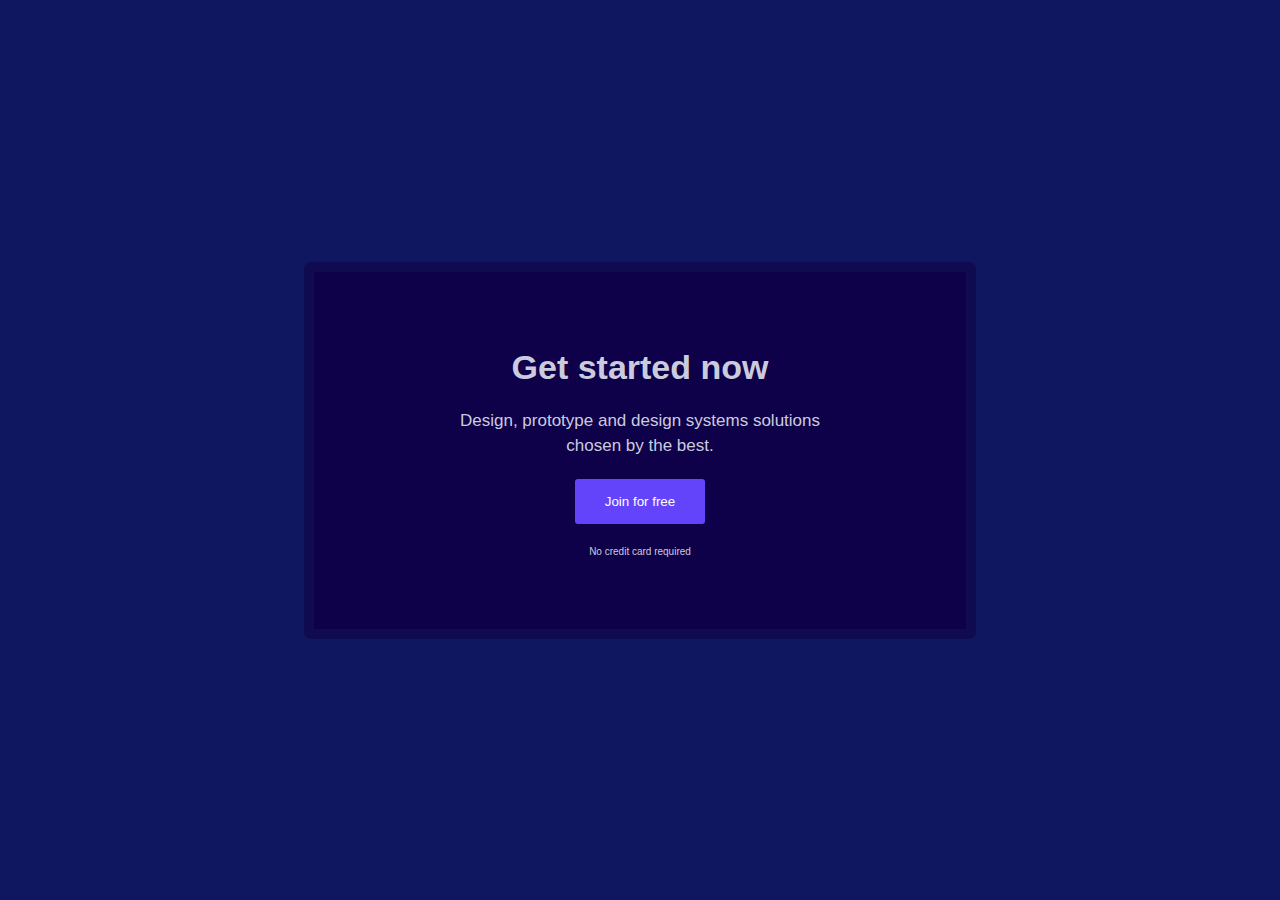
<file: ad-panel/index.html>
<!DOCTYPE html>
<html lang="en">
  <head>
    <meta charset="UTF-8" />
    <meta name="viewport" content="width=device-width, initial-scale=1.0" />
    <link rel="stylesheet" href="style.css" />
    <title>Ad-Panel</title>
  </head>
  <body>
    <div class="container">
      <h1 class="container__heading">Get started now</h1>
      <p class="container__text">
        Design, prototype and design systems solutions chosen by the best.
      </p>
      <button class="container__btn">Join for free</button>
      <span class="container__info">No credit card required</span>
    </div>
  </body>
</html>
</file>
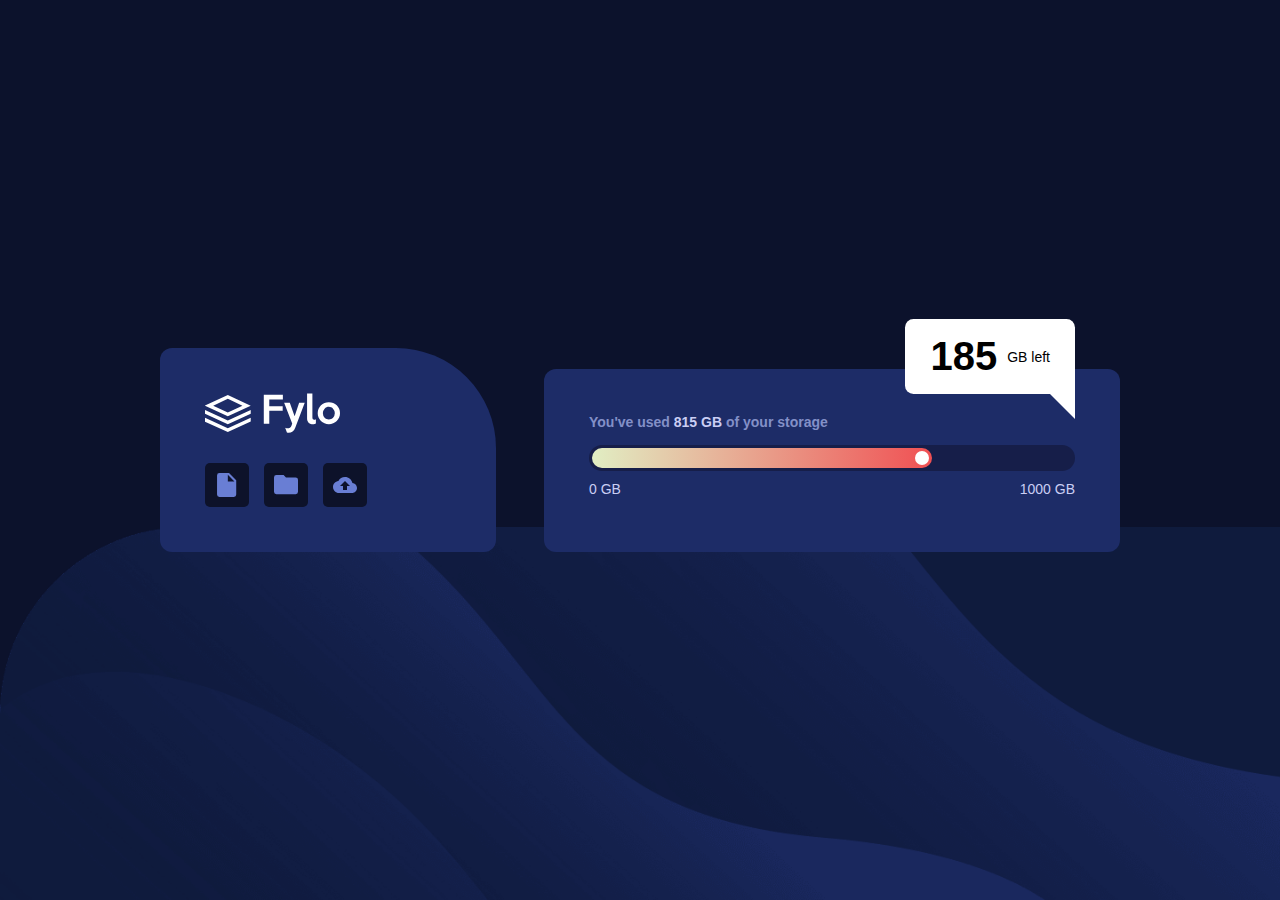
<file: fylo-data-storage/index.html>
<!DOCTYPE html>
<html lang="en">
  <head>
    <meta charset="UTF-8" />
    <meta name="viewport" content="width=device-width, initial-scale=1.0" />
    <link rel="stylesheet" href="style.css" />
    <link
      rel="stylesheet"
      href="
    https://cdnjs.cloudflare.com/ajax/libs/font-awesome/5.13.1/css/all.min.css
    "
    />
    <link
      rel="icon"
      type="image/png"
      sizes="32x32"
      href="./images/favicon-32x32.png"
    />

    <title>Frontend Mentor | Fylo data storage component</title>
  </head>
  <body>
    <!-- container start -->
    <section class="container">
      <!-- files start -->
      <div class="files">
        <!-- main start -->
        <div class="main">
          <img src="./images/logo.svg" alt="Logo" />
        </div>
        <!-- main end -->
        <div class="logo">
          <!-- logo start -->
          <div class="icon-container">
            <img src="./images/icon1.svg" alt="file" />
          </div>
          <div class="icon-container">
            <img src="./images/icon2.svg" alt="folder" />
          </div>
          <div class="icon-container">
            <img src="./images/icon3.svg" alt="upload" />
          </div>
        </div>
        <!-- logo end -->
      </div>
      <!-- storage start -->
      <div class="storage">
        <div class="pop-container">
          <div class="pop-up">
            <div>
              <h3>185</h3>
              <span>GB left</span>
            </div>
          </div>
        </div>
        <h5>You've used <span>815 GB </span>of your storage</h5>
        <div class="progress-bar-container">
          <div class="progress-bar"></div>
        </div>
        <div class="memory">
          <span>0 GB</span>
          <span>1000 GB</span>
        </div>
      </div>
      <!-- storage end -->
    </section>
    <!-- container end -->
  </body>
</html>
</file>
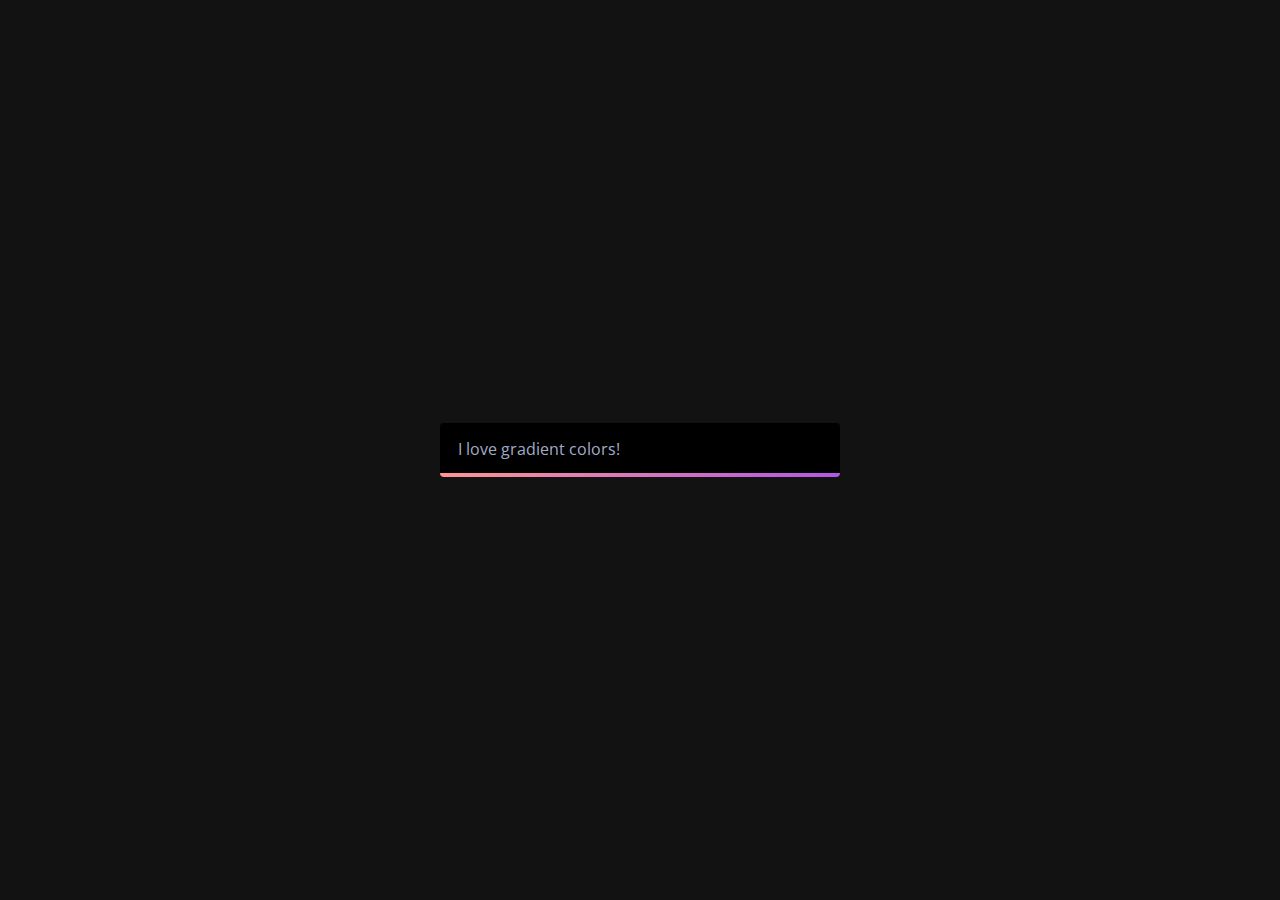
<file: input-animation/index.html>
<!DOCTYPE html>
<html lang="en">
  <head>
    <meta charset="UTF-8" />
    <meta name="viewport" content="width=device-width, initial-scale=1.0" />
    <title>Input animation</title>
    <link rel="stylesheet" href="style.css" />
  </head>
  <body>
    <div class="container">
      <input
        type="text"
        placeholder="I love gradient colors!"
        class="custom-input"
      />
      <button type="submit" class="custom-btn"></button>
    </div>
  </body>
</html>
</file>
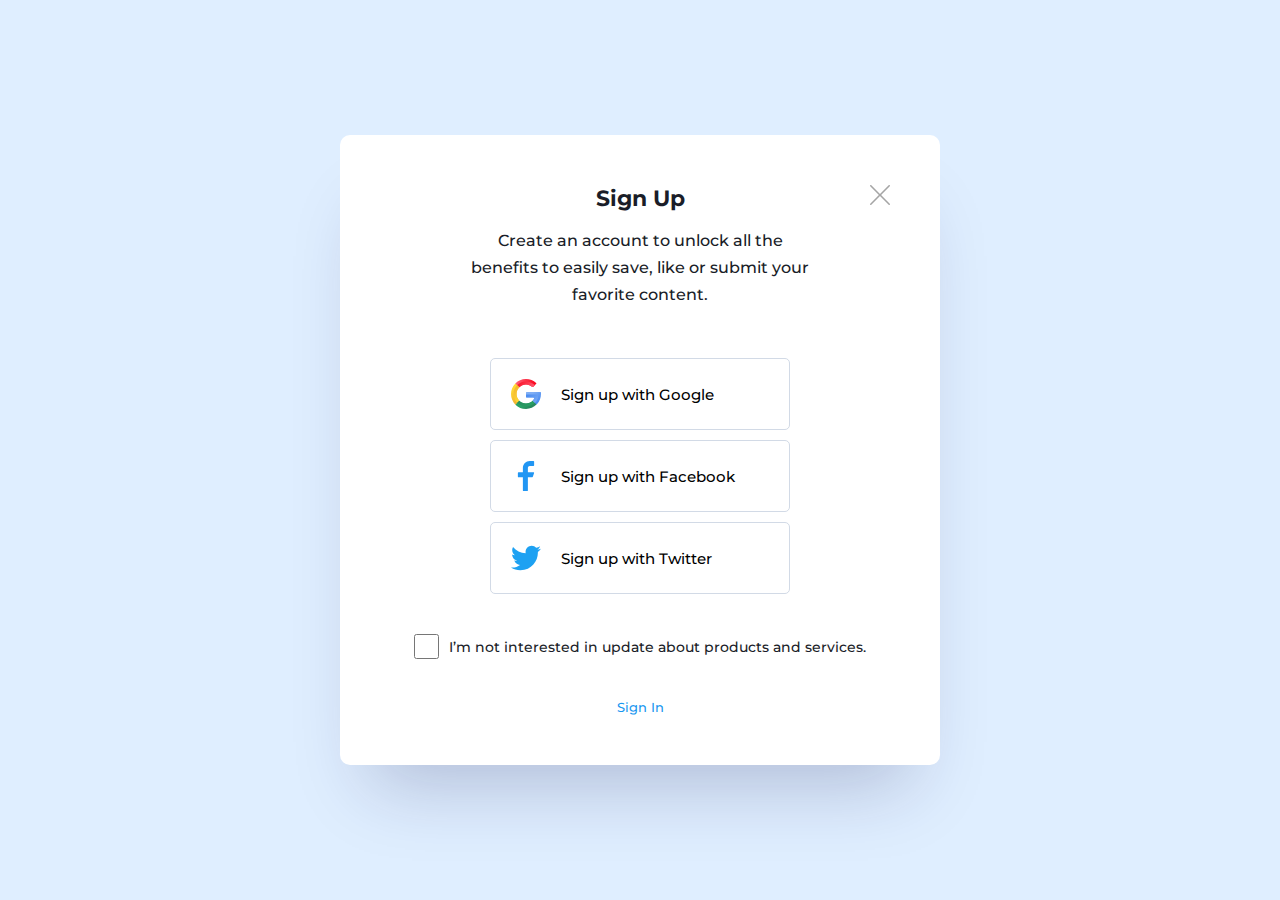
<file: oauth/index.html>
<!DOCTYPE html>
<html lang="en">
  <head>
    <meta charset="UTF-8" />
    <meta name="viewport" content="width=device-width, initial-scale=1.0" />
    <title>oauth</title>
    <link rel="stylesheet" href="style.css" />
  </head>
  <body>
    <main class="container">
      <div class="cancel-btn">
        <img src="./svg/cancel.svg" alt="" />
      </div>
      <div class="heading">
        <h1 class="title">Sign Up</h1>
        <p class="description">
          Create an account to unlock all the benefits to easily save, like or
          submit your favorite content.
        </p>
      </div>
      <div class="oauth">
        <div class="social">
          <img class="social__icon" src="./svg/google.svg" alt="google" />
          <span class="social__text">Sign up with Google</span>
        </div>
        <div class="social">
          <img class="social__icon" src="./svg/facebook.svg" alt="facebook" />
          <span class="social__text">Sign up with Facebook</span>
        </div>
        <div class="social">
          <img class="social__icon" src="./svg/twitter.svg" alt="twitter" />
          <span class="social__text">Sign up with Twitter</span>
        </div>
      </div>
      <div class="updates">
        <input id="check" class="checkbox" type="checkbox" />
        <label for="check" class="updates__text"
          >I’m not interested in update about products and services.</label
        >
      </div>
      <a href="" class="signin__btn">Sign In</a>
    </main>
  </body>
</html>
</file>
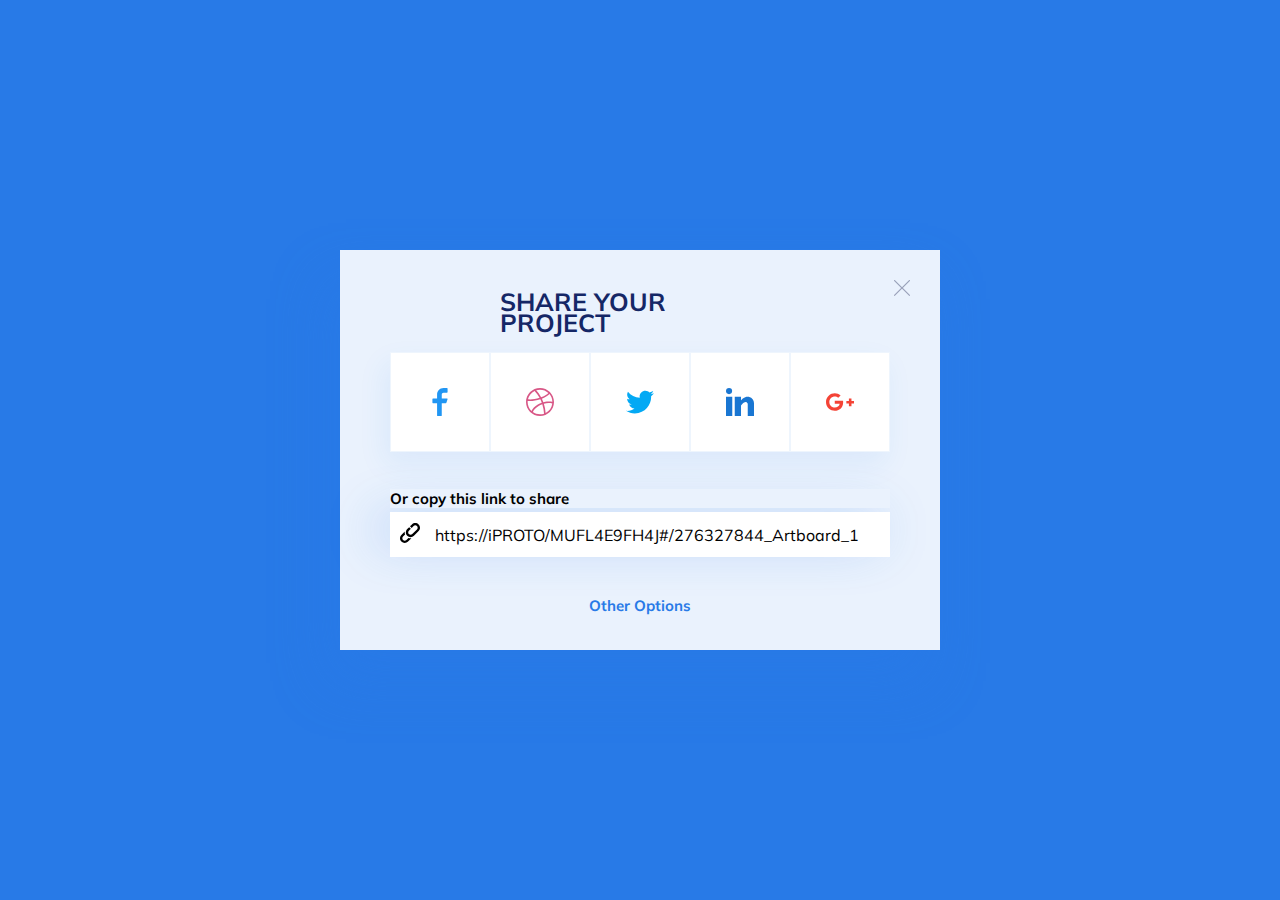
<file: sharing/index.html>
<!DOCTYPE html>
<html lang="en">
  <head>
    <meta charset="UTF-8" />
    <meta name="viewport" content="width=device-width, initial-scale=1.0" />
    <link rel="stylesheet" href="style.css" />
    <title>Sharing</title>
  </head>
  <body>
    <div class="container">
      <h1 class="container__heading">Share your project</h1>
      <div class="container__social">
        <div class="container__social--item">
          <img
            src="./design/facebook.svg"
            alt="facebook"
            class="link facebook"
          />
        </div>
        <div class="container__social--item">
          <img src="./design/dribble.svg" alt="dribbble" class="dribble link" />
        </div>
        <div class="container__social--item">
          <img src="./design/twitter.svg" alt="twitter" class="twitter link" />
        </div>
        <div class="container__social--item">
          <img
            src="./design/linkedin.svg"
            alt="linkedin"
            class="linkedin link"
          />
        </div>
        <div class="container__social--item">
          <img
            src="./design/google-plus.svg"
            alt="google plus"
            class="googleplus link"
          />
        </div>
      </div>
      <div class="container__share">
        <h3 class="container__share--text">Or copy this link to share</h3>
        <div class="container__share--URL">
          <div class="">
            <img
              src="./design/paperclip.svg"
              alt="Paperclip"
              class="paperclip link"
            />
          </div>
          <span class="container__share--link link"
            >https://iPROTO/MUFL4E9FH4J#/276327844_Artboard_1</span
          >
        </div>
      </div>
      <div class="container__btn">
        <a href="#" class="container__btn--text">Other Options</a>
      </div>
      <div class="container__cancel">
        <img src="./design/cancel.svg" alt="cancel button" class="link" />
      </div>
    </div>
    <script src="app.js"></script>
  </body>
</html>
</file>
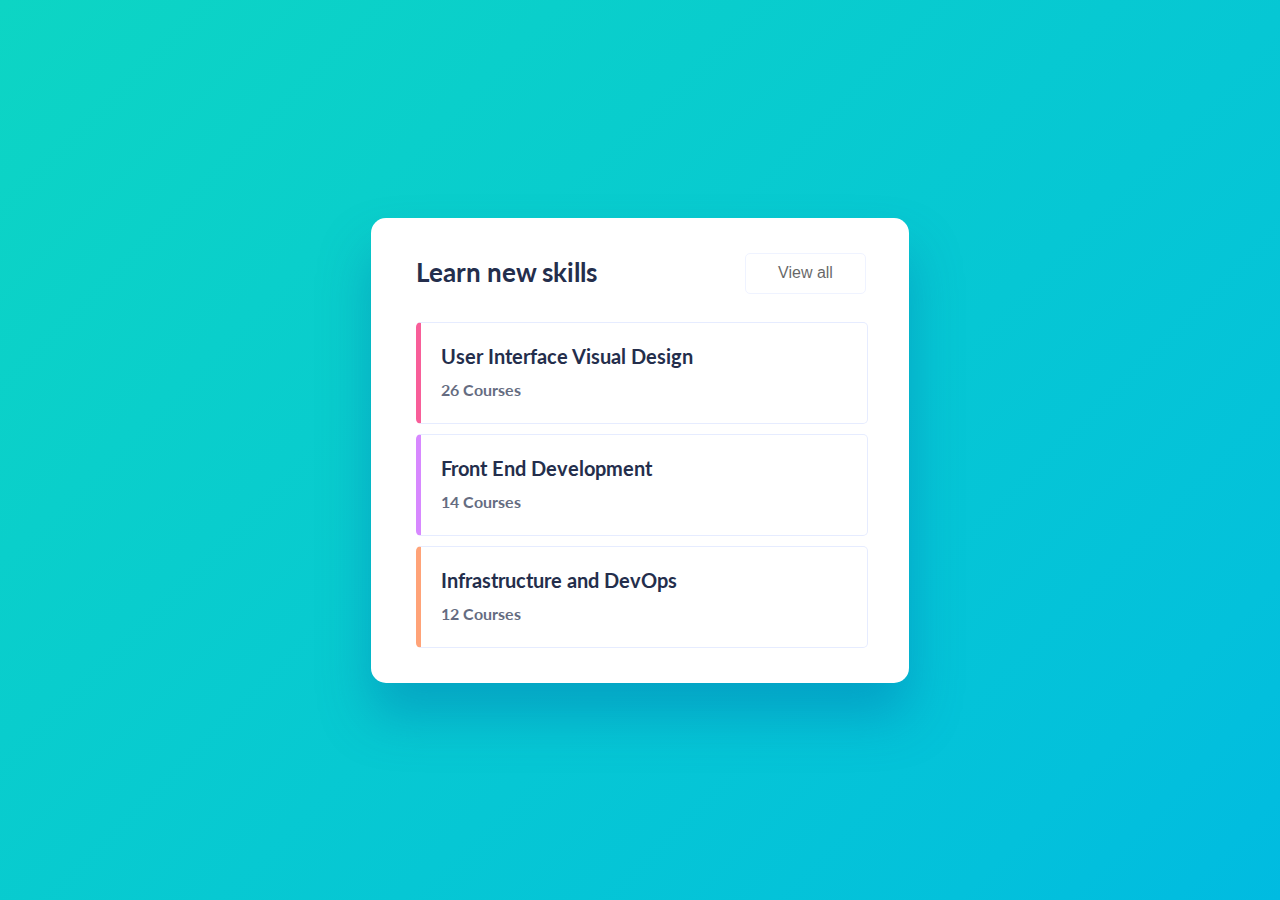
<file: skills-list/index.html>
<!DOCTYPE html>
<html lang="en">
  <head>
    <meta charset="UTF-8" />
    <meta name="viewport" content="width=device-width, initial-scale=1.0" />
    <link rel="stylesheet" href="style.css" />
    <title>Skills list</title>
  </head>
  <body>
    <main class="container">
      <div class="header">
        <div class="header__heading">
          <h1 class="header__heading--h1">Learn new skills</h1>
        </div>
        <div class="header__btn">
          <button class="header__btn--view">View all</button>
        </div>
      </div>
      <div class="skills">
        <div class="skills__category">
          <h2 class="skills__category--heading">
            User Interface Visual Design
          </h2>
          <span class="skills__category--courses">26 Courses</span>
        </div>

        <div class="skills__category">
          <h2 class="skills__category--heading">
            Front End Development
          </h2>
          <span class="skills__category--courses">14 Courses</span>
        </div>

        <div class="skills__category">
          <h2 class="skills__category--heading">
            Infrastructure and DevOps
          </h2>
          <span class="skills__category--courses">12 Courses</span>
        </div>
      </div>
    </main>
  </body>
</html>
</file>
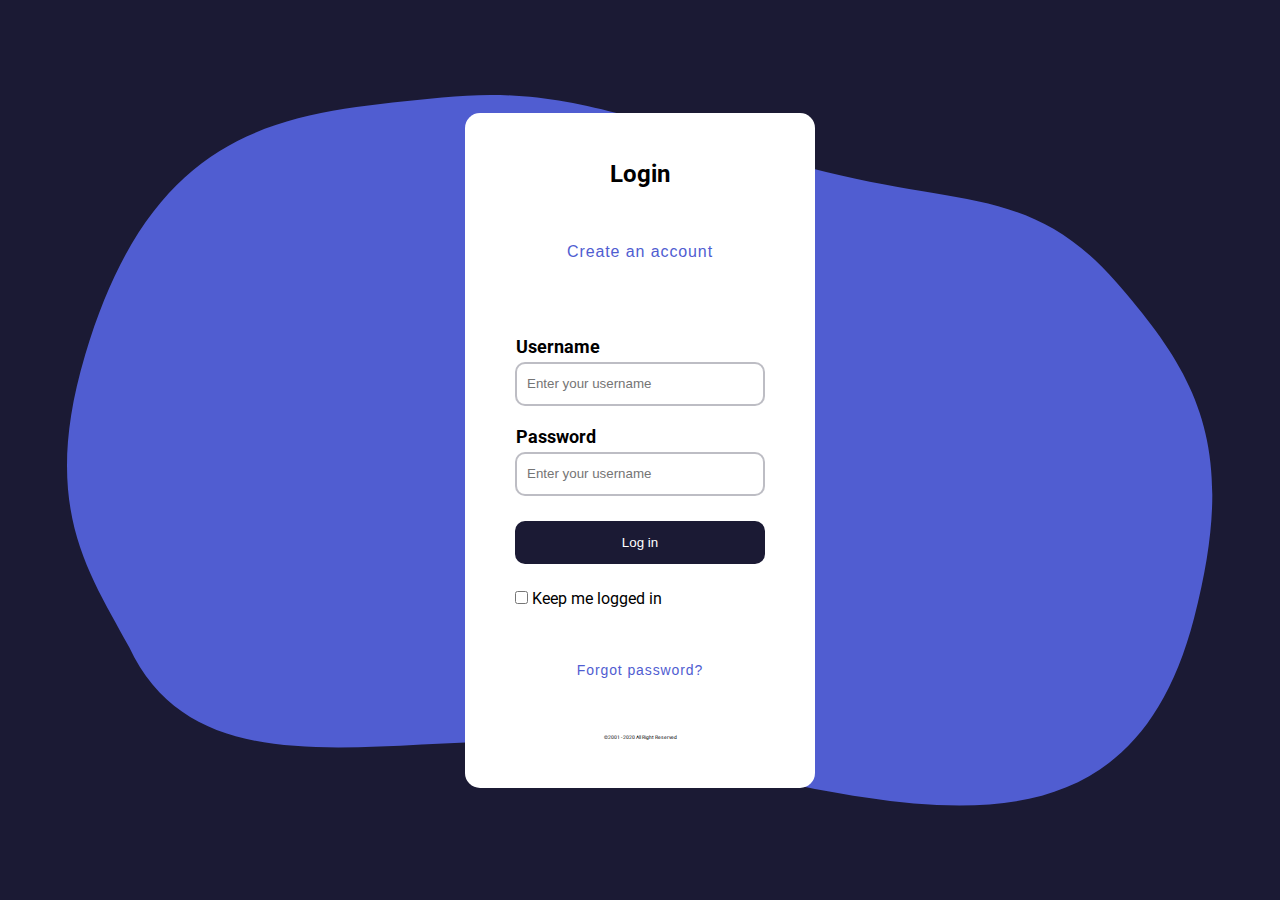
<file: verification-code/index.html>
<!DOCTYPE html>
<html lang="en">
  <head>
    <meta charset="UTF-8" />
    <meta name="viewport" content="width=device-width, initial-scale=1.0" />
    <title>Verification Code</title>
    <link rel="stylesheet" href="style.css" />
  </head>
  <body>
    <div class="container">
      <div class="login">
        <h1 class="login__title">Login</h1>
        <button class="btn create">Create an account</button>
        <form class="form-input" action="/">
          <label for="username">
            <p>Username</p>
            <input
              type="text"
              id="username"
              placeholder="Enter your username"
            />
          </label>
          <label for="password">
            <p>Password</p>
            <input
              type="text"
              id="password"
              placeholder="Enter your username"
            />
          </label>
          <button class="log-in">Log in</button>
          <div class="checkbox">
            <label for="checkbox">
              <input type="checkbox" name="rememberLog" id="checkbox" />
              <span>Keep me logged in</span>
            </label>
          </div>
        </form>
        <button class="btn forgot">Forgot password?</button>
        <span class="rights">©2001 - 2020 All Right Reserved</span>
      </div>
    </div>
    <script src="app.js"></script>
  </body>
</html>
</file>
<file: ad-panel/style.css>
*,
*::after,
*::before {
  margin: 0;
  padding: 0;
  box-sizing: inherit;
}

html {
  font-size: 62.5%;
}

body {
  box-sizing: border-box;
  background: #101761;
  color: #cbcbde;
  height: 100vh;
  width: 100vw;
  font-family: Arial, Helvetica, sans-serif;
  display: flex;
  justify-content: center;
  align-items: center;
  font-size: 1.7rem;
  line-height: 1.5;
}

.container {
  background-color: #0e0049;
  border-radius: 0.7rem;
  padding: 7rem;
  display: flex;
  justify-content: center;
  align-items: center;
  flex-direction: column;
  border: 1rem solid #100b50;
  text-align: center;
}

.container__heading {
  margin-bottom: 1.5rem;
}

.container__text {
  width: 80%;
}

.container__btn {
  background-color: #6444fb;
  color: #fff;
  border-radius: 0.3rem;
  padding: 1.5rem 3rem;
  outline: none;
  border: 0px;
  cursor: pointer;
  margin: 2rem 0;
}

.container__info {
  font-size: 1rem;
}

@media (max-width: 550px) {
  .container {
    width: 80vw;
    height: 90vh;
    padding: 4rem;
  }

  .container__info {
    font-size: 1.4rem;
  }
}
</file>
<file: fylo-data-storage/style.css>
/* @import url('https://fonts.googleapis.com/css2?family=Roboto@1&display=swap'); */

* {
  margin: 0;
  padding: 0;
  box-sizing: border-box;
  font-family: 'Roboto', sans-serif;
  font-size: 14px;
}

body {
  height: 100vh;
  width: 100vw;
  background: hsl(229, 57%, 11%) url(images/bg-desktop.png) center
    bottom/contain no-repeat;
  color: hsl(243, 100%, 93%);
  display: flex;
  justify-content: center;
  align-items: center;
}

.container {
  width: 75%;
  display: flex;
  justify-content: space-between;
  align-items: flex-end;
}

.files {
  width: 35%;
  padding: 45px;
  border-radius: 12px 100px 12px 12px;
  background: hsl(228, 56%, 26%);
  display: flex;
  flex-direction: column;
}

.main {
  height: 100%;
  width: 100%;
  display: flex;
  padding-bottom: 30px;
}

.logo {
  height: 100%;
  width: 100%;
  display: flex;
}

.icon-container {
  width: 44px;
  background: #0d122a;
  padding: 10px;
  border-radius: 5px;
  display: flex;
  justify-content: center;
  align-items: center;
  margin-right: 15px;
}

.storage {
  background: hsl(228, 56%, 26%);
  width: 60%;
  display: flex;
  flex-direction: column;
  border-radius: 12px;
  padding: 45px;
  position: relative;
}

.progress-bar-container {
  background-color: #161e49;
  width: 100%;
  border-radius: 50px;
}

h5 {
  padding-bottom: 15px;
  color: #8390c7;
}

h5 span {
  color: #cacef4;
}

.progress-bar {
  margin: 3px;
  width: 70%;
  height: 20px;
  border-radius: 50px;
  background: #e1eec3;
  background: linear-gradient(to left, #f05053, #e1eec3);
  position: relative;
}

.progress-bar::after {
  content: '';
  top: 3px;
  right: 3px;
  position: absolute;
  width: 14px;
  height: 14px;
  border-radius: 100%;
  background: #fff;
}

.memory {
  display: flex;
  justify-content: space-between;
  margin: 10px 0;
  color: #cacef4;
}

.pop-container {
  position: absolute;
  z-index: 9;
  top: -50px;
  right: 45px;
}

.pop-up {
  background: #fff;
  color: #000;
  padding: 15px 25px;
  width: max-content;
  font-variant-numeric: tabular-nums;
  border-radius: 8.5px;
  position: relative;
}

.pop-up::after {
  content: '';
  position: absolute;
  bottom: -25px;
  right: 0;
  width: 0;
  height: 0;
  border-top: 35px solid rgb(255, 255, 255);
  border-left: 35px solid transparent;
}

.pop-up div {
  display: flex;
  align-items: center;
}

h3 {
  font-size: 40px;
  padding-right: 10px;
}
</file>
<file: input-animation/style.css>
@import url('https://fonts.googleapis.com/css2?family=Open+Sans:ital@1&display=swap');

* {
  margin: 0;
  padding: 0;
  border: none;
  box-sizing: border-box;
  outline: none;
}

body {
  min-height: 100vh;
  font-family: 'Open Sans', sans-serif;
  background-color: #121212;
  display: flex;
  align-items: center;
  justify-content: center;
}

.container {
  position: relative;
}

.container::after {
  content: '';
  display: block;
  position: absolute;
  left: 0;
  bottom: 0;
  width: 100%;
  height: 4px;
  background: linear-gradient(
    to right,
    #ff9494,
    #b257e6,
    #c5b8ff,
    #e657e6,
    #ff9494,
    #e657e6
  );
  background-size: 500% auto;
  background-position: 0% 0%;
  border-radius: 0 0 4px 4px;
  animation: gradient 3s linear infinite;
}

.custom-input {
  padding: 18px;
  min-width: 400px;
  border-radius: 4px;
  font-size: 16px;
  color: #cedbf8;
  background-color: #000;
}

.custom-input::placeholder {
  color: rgba(206, 219, 248, 0.8);
  font-family: 'Open Sans', sans-serif;
  font-weight: 400;
}

.custom-btn {
  display: flex;
  align-items: center;
  position: absolute;
  right: 18px;
  top: 50px;
  transform: translateY(-50%);
  background: none;
  color: #cedbf8;
}

@keyframes gradient {
  0% {
    background-position: 0 0;
  }
  100% {
    background-position: 100% 0;
  }
}
</file>
<file: oauth/style.css>
@import url('https://fonts.googleapis.com/css2?family=Montserrat:wght@400;500&display=swap');

*,
*::after,
*::before {
  margin: 0;
  padding: 0;
  box-sizing: inherit;
}

:root {
  --bgc-1: #dfeeff;
  --bgc-primary: #fff;
  --bg-text1: #1a1d28;
}

html {
  font-size: 62.5%;
}

body {
  box-sizing: border-box;
  background-color: var(--bgc-1);
  height: 100vh;
  width: 100vw;
  font-family: 'Montserrat', sans-serif;
  font-weight: 500;
  font-size: 1.3rem;
  display: flex;
  justify-content: center;
  align-items: center;
}

.container {
  width: 60rem;
  padding: 50px 30px;
  box-shadow: 0 49px 71px -30px rgba(27, 27, 81, 0.23);
  border-radius: 1rem;
  background-color: var(--bgc-primary);
  display: flex;
  flex-flow: column wrap;
  align-items: center;
  position: relative;
}

.cancel-btn {
  position: absolute;
  top: 50px;
  right: 50px;
  opacity: 0.35;
  cursor: pointer;
}

.heading {
  width: 40rem;
  text-align: center;
  margin-bottom: 5rem;
}

.title {
  color: var(--bg-text1);
  font-size: 2.2rem;
  margin-bottom: 1.5rem;
}

.description {
  color: var(--bg-text1);
  font-size: 1.6rem;
  line-height: 2.7rem;
  padding-left: 25px;
  padding-right: 25px;
}

.oauth {
  display: flex;
  flex-direction: column;
}

.social {
  width: 30rem;
  padding: 20px;
  border: 1px solid #d2dae6;
  border-radius: 0.5rem;
  display: flex;
  align-items: center;
  background-color: var(--bgc-primary);
  cursor: pointer;
  transition: all 0.3s ease-in-out;
}

.social:not(:last-of-type) {
  margin-bottom: 1rem;
}

.social:hover {
  border-color: rgb(11, 11, 206);
}

.social__icon {
  margin-right: 2rem;
}

.social__text {
  font-size: 15px;
}

.updates {
  display: flex;
  align-items: center;
  padding-top: 40px;
  padding-bottom: 40px;
}

.checkbox {
  width: 25px;
  height: 25px;
}

.updates__text {
  color: var(--bg-text1);
  font-size: 1.4rem;
  padding-left: 10px;
}

.signin__btn {
  text-decoration: none;
  color: #1997f0;
}
</file>
<file: sharing/style.css>
@import url('https://fonts.googleapis.com/css2?family=Muli:wght@400;700&display=swap');

*,
*::after,
*::before {
  margin: 0;
  padding: 0;
  box-sizing: inherit;
}

html {
  font-size: 62.5%;
}

body {
  font-size: 1.6rem;
  box-sizing: border-box;
  height: 100vh;
  width: 100vw;
  background-color: #287ae7;
  display: flex;
  justify-content: center;
  align-items: center;
  font-family: 'Muli', sans-serif;
}

.container {
  width: 60rem;
  height: 40rem;
  box-shadow: -1.2rem 3.1rem 5.1rem rgba(40, 122, 231, 0.42);
  background-color: #eaf2fd;
  display: flex;
  justify-content: space-around;
  flex-direction: column;
  align-items: center;
  position: relative;
}

.container__heading {
  width: 28rem;
  height: 2.3rem;
  color: #152766;
  font-size: 2.5rem;
  font-weight: 700;
  line-height: 2.1rem;
  text-transform: uppercase;
  margin-top: 2.2rem;
}

.container__social {
  height: 10rem;
  background-color: #ffffff;
  display: flex;
  box-shadow: -0.5rem 1.2rem 2.7rem rgba(40, 122, 231, 0.08);
}

.container__social--item {
  width: 10rem;
  height: 10rem;
  display: flex;
  justify-content: center;
  align-items: center;
  border: rgba(40, 122, 231, 0.08) 1px solid;
}

.facebook,
.dribble,
.twitter,
.linkedin,
.googleplus {
  width: 2.8rem;
  height: 2.8rem;
}

.container__share--text {
  box-shadow: -1.2rem 3.1rem 5.1rem rgba(40, 122, 231, 0.42);
  font-size: 1.5rem;
  font-weight: 700;
  margin-bottom: 0.4rem;
}

.container__share {
  width: 50rem;
}

.container__share--URL {
  width: 100%;
  height: 4.5rem;
  background-color: #fff;
  display: flex;
  align-items: center;
  padding: 0 1rem;
}

.paperclip {
  width: 2rem;
  height: 2rem;
}

.container__btn {
  margin-bottom: 1.5rem;
}

.container__btn--text {
  text-decoration: none;
  width: 10rem;
  height: 1.5rem;
  color: #287ae7;
  font-size: 1.5rem;
  font-weight: 700;
  line-height: 2.1rem;
}

.container__share--link {
  margin-left: 1.5rem;
}

.container__cancel {
  position: absolute;
  right: 3rem;
  top: 3rem;
}

.link {
  cursor: pointer;
}

@media (max-width: 616px) {
  .container {
    width: 90vw;
    height: 90vh;
  }

  .container__social {
    width: 40rem;
  }

  .container__share {
    width: 40rem;
  }

  .container__share--link {
    font-size: 1.3rem;
  }
}

@media (max-width: 482px) {
  .container__social {
    width: 30rem;
  }

  .container__share {
    width: 30rem;
  }

  .container__share--link {
    font-size: 0.8rem;
  }
}

@media (max-width: 362px) {
  .container__social {
    width: 25rem;
  }

  .container__share {
    width: 25rem;
  }

  .container__share--link {
    font-size: 0.7rem;
  }
}
</file>
<file: skills-list/style.css>
@import url("https://fonts.googleapis.com/css2?family=Lato&display=swap");

:root {
  --heading-color1: #242e4c;
  --border-color1: #f85e99;
  --border-color2: #d788ff;
  --border-color3: #ffa378;
}

*,
*::after,
*::before {
  margin: 0;
  padding: 0;
  box-sizing: inherit;
}

html {
  font-size: 62.5%;
}

body {
  height: 100vh;
  width: 100vw;
  background-image: linear-gradient(
    -45deg,
    #00bbe1 0%,
    #03c1db 15%,
    #0dd5c4 100%
  );
  color: var(--heading-color1);
  font-family: "Lato", sans-serif;
  line-height: 2.3rem;
  display: flex;
  align-items: center;
  justify-content: center;
}

.container {
  width: 35%;
  padding: 3.5rem 4.5rem;
  box-shadow: 0 3.3rem 5.1rem rgba(0, 96, 167, 0.35);
  border-radius: 1.5rem;
  background-color: #fff;
  display: flex;
  flex-direction: column;
  justify-content: space-around;
}

.header {
  display: inline-flex;
  justify-content: space-between;
  align-items: center;
  width: 100%;
  margin-bottom: 3rem;
}

.header__heading--h1 {
  font-size: 2.6rem;
}

.header__btn {
  width: 11.9rem;
  height: 3.9rem;
}

.header__btn--view {
  outline: none;
  cursor: pointer;
  width: 100%;
  height: 100%;
  font-size: 1.6rem;
  border-radius: 0.5rem;
  border: 1px solid #e6ecff;
  background-color: #fff;
  opacity: 0.6;
}

.skills__category {
  border-radius: 0.5rem;
  padding-left: 2rem;
  height: 10rem;
  width: 95%;
  border: 1px solid #e6ecff;
  display: flex;
  justify-content: center;
  align-items: flex-start;
  flex-direction: column;
}

.skills__category:not(:last-child) {
  margin-bottom: 1rem;
}

.skills__category--heading {
  font-size: 2rem;
  padding-bottom: 1rem;
}

.skills__category--courses {
  opacity: 0.7;
  color: var(--heading-color1);
  font-size: 1.6rem;
  font-weight: bold;
}

.skills__category:nth-child(1) {
  border-left: var(--border-color1) 0.5rem solid;
}

.skills__category:nth-child(2) {
  border-left: var(--border-color2) 0.5rem solid;
}

.skills__category:nth-child(3) {
  border-left: var(--border-color3) 0.5rem solid;
}
</file>
<file: verification-code/style.css>
@import url('https://fonts.googleapis.com/css2?family=Roboto&display=swap');

* {
  margin: 0;
  padding: 0;
  box-sizing: border-box;
}

html {
  font-size: 62.5%;
}

body {
  width: 100vw;
  height: 100vh;
  background: #1b1a34 url(svg/bubble.svg) no-repeat center center;
  font-size: 1.6rem;
  font-family: 'Roboto', sans-serif;
}

.container {
  width: 100%;
  height: 100%;
  display: flex;
  justify-content: center;
  align-items: center;
}

.login {
  width: 350px;
  height: 75vh;
  padding: 2rem 5rem;
  background: #fff;
  border-radius: 15px;
  display: flex;
  flex-direction: column;
  justify-content: space-around;
  align-items: center;
}

.login__title {
  font-size: 2.4rem;
}

.btn {
  background: none;
  outline: none;
  border: none;
  color: #505dd1;
  cursor: pointer;
}

.create,
.forgot {
  font-size: 1.6rem;
  line-height: 1.1;
  letter-spacing: 0.9px;
}

.forgot {
  font-size: 1.4rem;
}

.form-input p {
  font-weight: bold;
  font-size: 1.8rem;
  margin: 2rem 0 0.5rem 0.1rem;
}

#username,
#password {
  border: 2px solid rgba(27, 26, 52, 0.29);
  box-sizing: border-box;
  border-radius: 10px;
  outline: none;
  padding: 1rem 1rem;
  line-height: 1.5;
  width: 250px;
}

.log-in {
  margin: 2.5rem 0;
  width: 250px;
  height: 4.3rem;
  background: #1b1a34;
  border: 1px #1b1a34;
  border-radius: 10px;
  color: #fff;
  outline: none;
  cursor: pointer;
}

.rights {
  font-size: 0.5rem;
}
</file>
